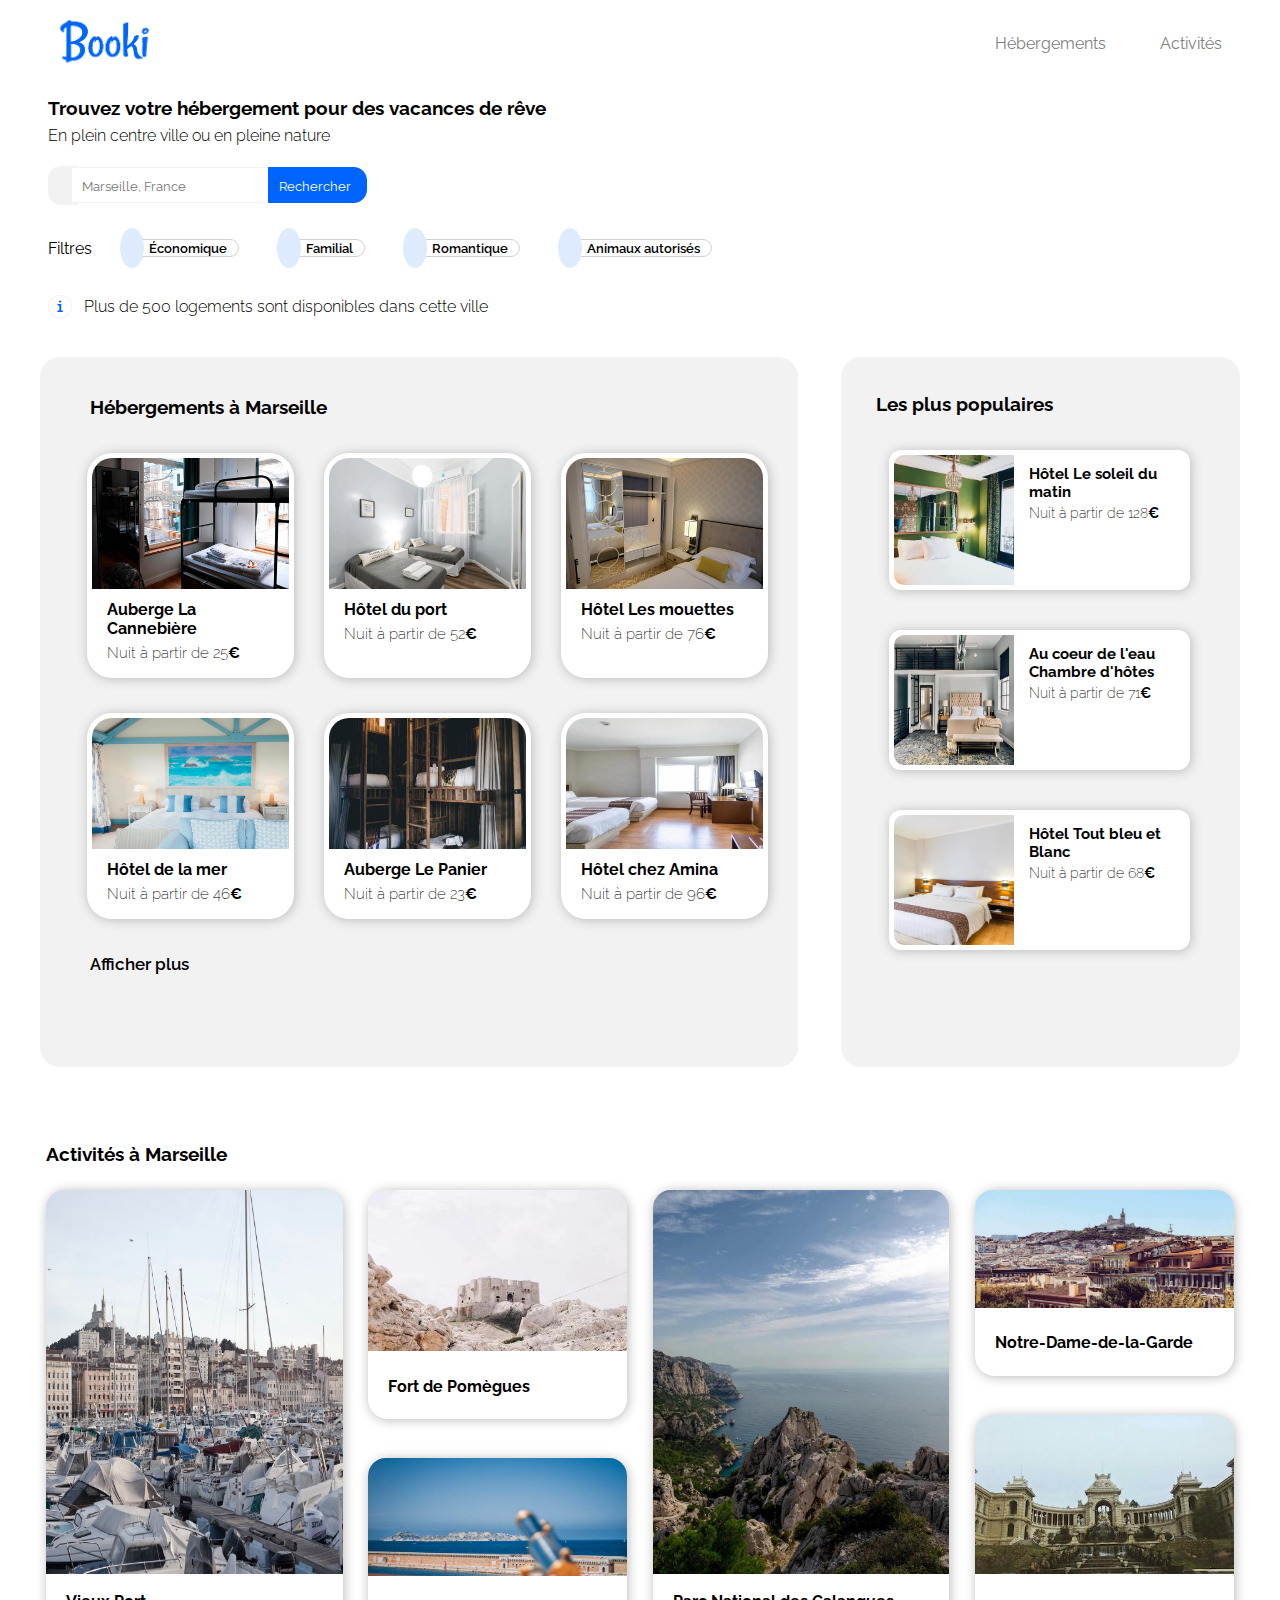
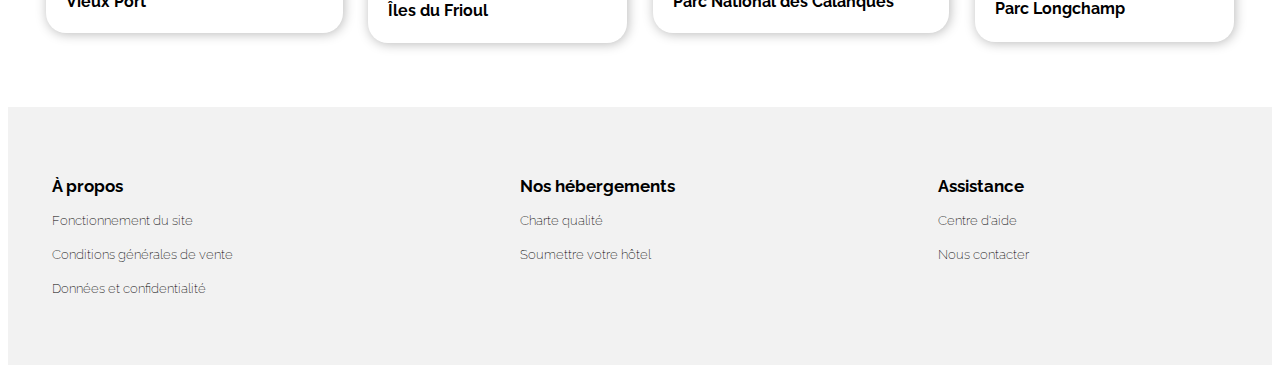
<file: index.html>
<!DOCTYPE html>
<html lang="fr">
<head>
    <meta charset="UTF-8">
    <meta http-equiv="X-UA-Compatible" content="IE=edge">
    <meta name="viewport" content="width=device-width, initial-scale=1.0">
    <!-- GOOGLE FONTS -->
    <link rel="preconnect" href="https://fonts.googleapis.com">
    <link rel="preconnect" href="https://fonts.gstatic.com" crossorigin>
    <link href="https://fonts.googleapis.com/css2?family=Raleway:wght@100;200;300;500;600&display=swap" rel="stylesheet">
    <!-- INCONSOLATA pour i de information -->
    <link href="https://fonts.googleapis.com/css2?family=Inconsolata:wght@500;600&display=swap" rel="stylesheet">
    <!-- SNIPPETS FONT AWESOME -->
    <link rel="stylesheet" href="https://pro.fontawesome.com/releases/v5.10.0/css/all.css" integrity="sha384-AYmEC3Yw5cVb3ZcuHtOA93w35dYTsvhLPVnYs9eStHfGJvOvKxVfELGroGkvsg+p" crossorigin="anonymous"/>
    <!-- CSS -->
    <link rel="stylesheet" href="css/style.css">
    <title>Booki</title>
</head>
<body>
    <!--** NAV **-->
    <nav>
        <div id="navbar">
            <div id="nav-logo">
                <img src="images/logo/booki-logo.png" alt="Logo Booki Bleu">
            </div>
            <div id="nav-links">
                <a href="#accomodations">Hébergements</a>
                <a href="#activities">Activités</a>
            </div>
        </div>
    </nav>
    <!--** FIN DE NAV**-->
    <!--** HEADER **-->
    <header>
        <!-- HEADER FORM -->
        <div id="header-one">
            <h3>Trouvez votre hébergement pour des vacances de rêve</h3>
            <h4>En plein centre ville ou en pleine nature</h4>
        </div>
        <div id="header-form">
            <form action="#" method="post">
                <a href="#"><i class="fas fa-map-marker-alt"></i></a>
                <input type="text" name="city" maxlength="45" placeholder="Marseille, France">
                <button id="button-desktop" type="submit">Rechercher</button>
                <button id="button-mobile" type="submit"><i class="fas fa-search"></i></button>
            </form>
        </div>
        <!--  FILTERS  -->
        <div id="header-filters">
            <p>Filtres</p>
            <button id="btn-one" type="button"> <i class="fas fa-money-bill-wave"></i> Économique</button>
            <button id="btn-two" type="submit"><i class="fas fa-child"></i> Familial</button>
            <button id="btn-three" type="submit"><i class="fas fa-heart"></i> Romantique</button>
            <button id="btn-four" type="submit"><i class="fas fa-dog"></i> Animaux autorisés</button>
        </div>
        <div id="header-info">
            <div id="info">
                <span id="info-circle">i</span>
            </div>
            <div id="info-text">
                <p>Plus de 500 logements sont disponibles dans cette ville</p>
            </div>
        </div>
        </header>
        <!--** FIN DE HEADER **-->
        <!--** DEBUT DE SECTION 1 : ACCOMODATIONS + MOSTPOPULAR  **-->
        <section id="accomodations-top">
                <div id="accomodations">
                    <h3>Hébergements à Marseille</h3>
                    <div id="accomodations-cards">
                        <article id="card-one">
                            <a href="#">
                                <img class="img-desktop-top" src="images/hebergements/accomodations/1.jpg" alt="Auberge la cannebière" title="Auberge la cannebière">
                                <img class="img-mobile-top" src="images/hebergements/accomodations-mobile/1.jpg" alt="Auberge la cannebière" title="Auberge la cannebière">
                                <div class="info-cards">
                                    <h4>Auberge La Cannebière</h4>
                                    <p>Nuit à partir de 25<span>€</span></p>
                                    <i class="fas fa-star"></i> <!-- mettre une class blue sur tout les i et changer le CSS -->
                                    <i class="fas fa-star"></i>
                                    <i class="fas fa-star"></i>
                                    <i class="fas fa-star"></i>
                                    <i class="fas fa-star greyy"></i>
                                </div>
                            </a>
                        </article>
                        <article id="card-two">
                            <a href="#">
                                <img class="img-desktop-top" src="images/hebergements/accomodations/2.jpg" alt="Hôtel du port" title="Hôtel du port">
                                <img class="img-mobile-top" src="images/hebergements/accomodations-mobile/2.jpg" alt="Hôtel du port" title="Hôtel du port">
                                <div class="info-cards">
                                    <h4>Hôtel du port</h4>
                                    <p>Nuit à partir de 52<span>€</span></p>
                                    <i class="fas fa-star"></i>
                                    <i class="fas fa-star"></i>
                                    <i class="fas fa-star"></i>
                                    <i class="fas fa-star"></i>
                                    <i class="fas fa-star"></i>
                                </div>
                            </a>
                        </article>
                        <article id="card-three">
                            <a href="#">
                                <img class="img-desktop-top" src="images/hebergements/accomodations/3.jpg" alt="Hôtel Les mouettes" title="Hôtel Les mouettes">
                                <img class="img-mobile-top" src="images/hebergements/accomodations-mobile/3.jpg" alt="Hôtel Les mouettes" title="Hôtel Les mouettes">
                                <div class="info-cards">
                                    <h4>Hôtel Les mouettes</h4>
                                    <p>Nuit à partir de 76<span>€</span></p>
                                    <i class="fas fa-star"></i>
                                    <i class="fas fa-star"></i>
                                    <i class="fas fa-star"></i>
                                    <i class="fas fa-star"></i>
                                    <i class="fas fa-star" class="greyy"></i>
                                </div>
                            </a>
                        </article>
                        <article id="card-four">
                            <a href="#">
                                <img class="img-desktop-top" src="images/hebergements/accomodations/4.jpg" alt="Hôtel de la mer" title="Hôtel de la mer">
                                <img class="img-mobile-top" src="images/hebergements/accomodations-mobile/4.jpg" alt="Hôtel de la mer" title="Hôtel de la mer">
                                <div class="info-cards">
                                    <h4>Hôtel de la mer</h4>
                                    <p>Nuit à partir de 46<span>€</span></p>
                                    <i class="fas fa-star"></i>
                                    <i class="fas fa-star"></i>
                                    <i class="fas fa-star"></i>
                                    <i class="fas fa-star" class="greyy"></i>
                                    <i class="fas fa-star" class="greyy"></i>
                                </div>
                            </a>
                        </article>
                        <article id="card-five">
                            <a href="#">
                                <img class="img-desktop-top" src="images/hebergements/accomodations/5.jpg" alt="Auberge le panier" title="Auberge le panier">
                                <img class="img-mobile-top" src="images/hebergements/accomodations-mobile/5.jpg" alt="Auberge le panier" title="Auberge le panier">
                                <div class="info-cards">
                                    <h4>Auberge Le Panier</h4>
                                    <p>Nuit à partir de 23<span>€</span></p>
                                    <i class="fas fa-star"></i>
                                    <i class="fas fa-star"></i>
                                    <i class="fas fa-star"></i>
                                    <i class="fas fa-star"></i>
                                    <i class="fas fa-star" class="greyy"></i>
                                </div>
                            </a>
                        </article>
                        <article id="card-six">
                            <a href="#">
                                <img class="img-desktop-top" src="images/hebergements/accomodations/6.jpg" alt="Hôtel chez Amina" title="Hôtel chez Amina">
                                <img class="img-mobile-top" src="images/hebergements/accomodations-mobile/6.jpg" alt="Hôtel chez Amina" title="Hôtel chez Amina">
                                <div class="info-cards">
                                    <h4>Hôtel chez Amina</h4>
                                    <p>Nuit à partir de 96<span>€</span></p>
                                    <i class="fas fa-star"></i>
                                    <i class="fas fa-star"></i>
                                    <i class="fas fa-star"></i>
                                    <i class="fas fa-star"></i>
                                    <i class="fas fa-star"></i>
                                </div>
                            </a>
                        </article>
                    </div> <!-- Fermeture * Accomodations-cards * -->
                    <div id="view-more">
                        <a href="#">Afficher plus</a>
                    </div>
                </div> <!-- Fermeture de Accomodations -->
                <!-- ! FIN DE ACCOMODATIONS -->
                <div id="mostpopular">
                    <div id="most-title">
                        <h3>Les plus populaires</h3>
                        <i class="fas fa-chart-line"></i>
                    </div>
                    <div id="mostpopular-cards">
                        <article id="card-seven">
                            <a href="#">
                                <img src="images/hebergements/mostpopular/7.jpg" alt="Hôtel le soleil du matin">
                            </a>
                            <div class="most-infos">
                                <h4>Hôtel Le soleil du <br> matin</h4>
                                <p>Nuit à partir de 128<span>€</span></p>
                                <i class="fas fa-star"></i>
                                <i class="fas fa-star"></i>
                                <i class="fas fa-star"></i>
                                <i class="fas fa-star"></i>
                                <i class="fas fa-star"></i>
                            </div>
                        </article>
                        <article id="card-eight">
                            <a href="#">
                                <img src="images/hebergements/mostpopular/8.jpg" alt="Chambres d'hôtes au coeur de l'eau">
                            </a>
                            <div class="most-infos">
                                <h4>Au coeur de l'eau <br> Chambre d'hôtes</h4>
                                <p>Nuit à partir de 71<span>€</span></p>
                                <i class="fas fa-star"></i>
                                <i class="fas fa-star"></i>
                                <i class="fas fa-star"></i>
                                <i class="fas fa-star"></i>
                                <i class="fas fa-star" class="greyy"></i>
                            </div>
                        </article>
                        <article id="card-nine">
                            <a href="#">
                                <img src="images/hebergements/mostpopular/9.jpg" alt="Hôtel tout bleu et blanc">
                            </a>
                            <div class="most-infos">
                                <h4>Hôtel Tout bleu et <br>Blanc</h4>
                                <p>Nuit à partir de 68<span>€</span></p>
                                <i class="fas fa-star"></i>
                                <i class="fas fa-star"></i>
                                <i class="fas fa-star"></i>
                                <i class="fas fa-star"></i>
                                <i class="fas fa-star" class="greyy"></i>
                            </div>
                        </article>
                    </div> <!-- Fermeture de mostpopular-cards -->
                </div> <!-- Fermeture de mostpopular -->
            <!-- ! FIN DE MOSTPOPULAR (toujours dans SECTION) -->
        </section>
        <!-- ! DÉBUT DE ACTIVITIES -->
        <section id="activities">
                <h3>Activités à Marseille</h3>
                <div id="activities-cards">
                    <article id="activity-one"> <!-- ! ONE ! -->
                        <a href="#">
                            <img class="img-desktop2" src="images/activites/activities-desktop/1.jpg" alt="Vieux port marseille" title="Vieux port marseille">
                            <img class="img-mobile2" src="images/activites/activities-mobile/1.jpg" alt="Vieux port marseille" title="Vieux port marseille">
                            <h4>Vieux Port</h4>
                        </a>
                    </article>
                    <article id="activity-two"> <!-- ! TWO ! -->
                        <div class="activity-top"> <!-- activity-big / -small / -middle -->
                            <a href="#">
                                <img class="img-desktop2" src="images/activites/activities-desktop/2.jpg" alt="Fort de Pomègues" title="Fort de Pomègues">
                                <img class="img-mobile2" src="images/activites/activities-mobile/2.jpg" alt="Fort de Pomègues" title="Fort de Pomègues">
                                <h4>Fort de Pomègues</h4>
                            </a>
                        </div>
                        <div class="activity-bottom">
                            <a href="#">
                                <img class="img-desktop2" src="images/activites/activities-desktop/3.jpg" alt="Îles du Frioul" title="Îles du Frioul">
                                <img class="img-mobile2" src="images/activites/activities-mobile/3.jpg" alt="Îles du Frioul" title="Îles du Frioul">
                                <h4>Îles du Frioul</h4>
                            </a>
                        </div>
                    </article>
                    <article id="activity-three">  <!-- ! THREE ! -->
                        <a href="#">
                            <img class="img-desktop2" src="images/activites/activities-desktop/4.jpg" alt="Parc national des calanques" title="Parc national des calanques">
                            <img class="img-mobile2" src="images/activites/activities-mobile/4.jpg" alt="Parc national des calanques" title="Parc national des calanques">
                            <h4>Parc National des Calanques</h4>
                        </a>
                    </article>
                    <article id="activity-four">  <!-- ! FOUR ! -->
                        <div class="activity-top">
                            <a href="#">
                                <img class="img-desktop2" src="images/activites/activities-desktop/5.jpg" alt="Notre-dame-de-la-garde" title="Notre-dame-de-la-garde">
                                <img class="img-mobile2" src="images/activites/activities-mobile/5.jpg" alt="Notre-dame-de-la-garde" title="Notre-dame-de-la-garde">
                                <h4>Notre-Dame-de-la-Garde</h4>
                            </a>
                        </div>
                        <div class="activity-bottom">
                            <a href="#">
                                <img class="img-desktop2" src="images/activites/activities-desktop/6.jpg" alt="Parc Longchamp" title="Parc Longchamp">
                                <img class="img-mobile2" src="images/activites/activities-mobile/6.jpg" alt="Parc Longchamp" title="Parc Longchamp">
                                <h4>Parc Longchamp</h4>
                            </a>
                        </div>
                    </article>
                </div> <!-- Fermeture de Activities-Cards -->
        </section>
<!-- !! FOOTER !! -->
        <footer>
            <div id="footer-all">
                <div id="about">
                    <h3>À propos</h3>
                        <a href="#">Fonctionnement du site</a><br>
                        <a href="#">Conditions générales de vente</a><br>
                        <a href="#">Données et confidentialité</a><br>
                </div>
                <div id="about-accomodations">
                    <h3>Nos hébergements</h3>
                    <a href="#">Charte qualité</a><br>
                    <a href="#">Soumettre votre hôtel</a><br>
                </div>
                <div id="about-help">
                    <h3>Assistance</h3>
                    <a href="#">Centre d'aide</a><br>
                    <a href="#">Nous contacter</a><br>
                </div>
            </div>
        </footer>































</body>
</html>
</file>
<file: css/style.css>
*{
    font-family: 'Raleway', sans-serif;
}
a{
    text-decoration: none;
    color: black;
}
/************** NAV **************/
#navbar {
    display:flex;
    justify-content: space-between;
    align-items: center;
}
#nav-logo img {
    padding-left: 30px;
    width: 140px;
}

#navbar a {
    color: grey;
    padding-top: 31px;
    margin-right: 50px;
}
#navbar a:hover {
    color: #0065FC;
    border-top: solid;
}
/************** HEADER TXT **************/
#header-one h3 {
    margin-left: 40px;
    margin-bottom: -14px;
}
#header-one h4 {
    margin-left: 40px;
    font-weight: 300;
}
/************** HEADER FORM **************/
#header-form {
    margin-left: 40px;
}
#header-form a {
    background-color: #F2F2F2;
    padding: 10px 15px 10px 15px;
    border-top-left-radius: 13px;
    border-bottom-left-radius: 13px;
}
#header-form input {
    padding: 10px 15px 8px 10px;
    border: 1px solid #F2F2F2;
    margin-left: -6px;
    border-left: hidden;
    border-right: hidden;
}
#header-form button {
    padding: 10px 15px 8px 10px;
    border-top-right-radius: 13px;
    border-bottom-right-radius: 13px;
    background-color: #0065FC;
    border: 1px solid #0065FC;
    color: white;
    margin-left: -5px;
}
@media (min-width: 768px) {
    #button-mobile {
    display: none;
    }
}
/************** FILTERS **************/
#header-filters p {
    margin-left: 40px;
    margin-right: 30px;
}
#header-filters {
    display: flex;
    align-items: center;
    margin-top: 20px;
    margin-bottom: 20px;
}
#header-filters button {
    padding: 0px 11px 0px 2px;
    border-radius: 20px;
    border: 1px solid #d1d0d0;
    background-color: #fff;
    margin-right: 40px;
    font-weight: 600;
}
#header-filters button:hover {
    background-color: #DEEBFF;
    color: #0065FC;
    border: none;
}
#header-filters i {
    background-color:#DEEBFF;
    color: #0065FC;
    border-radius: 100%;
    padding: 12px;
    position: relative;
    right: 5px;
}
/* INFO CIRCLE */
#header-info {
    display: flex;
    align-items:baseline;
    margin-top: -1%;
    margin-bottom: 2%;
    font-weight: 300;
}
#info-circle {
    font-family: 'Inconsolata', monospace;
    color: #0065FC;
    background-color: white;
    border: 1px solid #F2F2F2;
    padding: 2px 7px 2px 7px;
    border-radius: 50%;
    margin-right: 12px;
    margin-left: 40px;
}
/************** MAIN-TOP **************/
#accomodations-top {
    width: 100%;
    display:flex;
    justify-content: space-around;
}
/************** ACCOMODATIONS CARDS **************/
#accomodations { /** DIV 1 **/
    width: 60%;
    margin-left: 10px;
    background-color: #F2F2F2;
    border-radius: 20px;
}
#accomodations h3 {
    margin-left: 50px;
    padding-top: 20px;
    margin-bottom: 35px;
}
#accomodations-cards { /** DIV 2 **/
    display:flex;
    flex-wrap: wrap;
    margin-left: 47px;
    width: 100%;
}
/** CSS ALL CARDS ACCOMODATIONS INFOS **/
.info-cards {
    margin-left: 15px;
}
.info-cards p {
    margin-top: -15px;
    font-weight: 200;
    font-size: 15px;
    margin-bottom: 7px;
}
.info-cards i {
    font-size: 13px;
    color: #0065FC;
}

/** CARD 1 **/
#card-one {
    border: 3px solid #fff;
    background-color: #fff;
    padding: 2px 2px 6px 2px;
    border-radius: 25px;
    margin-bottom: 35px;
    box-shadow: 1px 1px 12px rgb(185, 185, 185);
    width: 26%;
    margin-right: 30px;
}
.img-desktop-top {
    width: 100%;
    border-top-left-radius: 20px;
    border-top-right-radius: 20px;
    margin-bottom: -15px;
}
@media (min-width: 768px) {
    .img-mobile-top {
    display: none;
    }
}
/** CARD 2 **/
#card-two {
    border: 3px solid #fff;
    background-color: #fff;
    padding: 2px 2px 6px 2px;
    border-radius: 25px;
    margin-bottom: 35px;
    box-shadow: 1px 1px 12px rgb(185, 185, 185);
    width: 26%;
    margin-right: 30px;
}
#card-two img {
    width: 100%;
    border-top-left-radius: 20px;
    border-top-right-radius: 20px;
    margin-bottom: -15px;
}
/** CARD 3 **/
#card-three {
    border: 3px solid #fff;
    background-color: #fff;
    padding: 2px 2px 6px 2px;
    border-radius: 25px;
    margin-bottom: 35px;
    box-shadow: 1px 1px 12px rgb(185, 185, 185);
    width: 26%;
}
#card-three img {
    width: 100%;
    border-top-left-radius: 20px;
    border-top-right-radius: 20px;
    margin-bottom: -15px;
}
/** CARD 4 **/
#card-four {
    border: 3px solid #fff;
    background-color: #fff;
    padding: 2px 2px 6px 2px;
    border-radius: 25px;
    margin-bottom: 35px;
    box-shadow: 1px 1px 12px rgb(185, 185, 185);
    width: 26%;
    margin-right: 30px;
}
#card-four img {
    width: 100%;
    border-top-left-radius: 20px;
    border-top-right-radius: 20px;
    margin-bottom: -15px;
}
/** CARD 5 **/
#card-five {
    border: 3px solid #fff;
    background-color: #fff;
    padding: 2px 2px 6px 2px;
    border-radius: 25px;
    margin-bottom: 35px;
    box-shadow: 1px 1px 12px rgb(185, 185, 185);
    width: 26%;
    margin-right: 30px;
}
#card-five img {
    width: 100%;
    border-top-left-radius: 20px;
    border-top-right-radius: 20px;
    margin-bottom: -15px;
}
/** CARD 6 **/
#card-six {
    border: 3px solid #fff;
    background-color: #fff;
    padding: 2px 2px 6px 2px;
    border-radius: 25px;
    margin-bottom: 35px;
    box-shadow: 1px 1px 12px rgb(185, 185, 185);
    width: 26%;
}
#card-six img {
    width: 100%;
    border-top-left-radius: 20px;
    border-top-right-radius: 20px;
    margin-bottom: -15px;
}
/** View More **/
#view-more {
    margin-left: 50px;
    font-weight: 600;
    font-size: 17px;
    padding-bottom: 30px;
}

/************** MOST POPULAR CARDS **************/
#mostpopular {
    width: 30%;
    background-color: #F2F2F2;
    border-radius: 20px;
    padding: 17px 0px 77px 20px;
    margin-right: 10px;
}
#most-title {
    display: flex;
    justify-content: space-between;
}
#most-title h3 {
    margin-left: 15px;
    margin-bottom: 35px;
}
#most-title i {
    margin-top: 22px;
    margin-right: 50px;
}
#mostpopular-cards {
    display: flex;
    flex-direction: column;
    flex-wrap: wrap;
    padding-right: 50px;
    margin-left: 18px;
}
.most-infos {
    padding-left: 15px;
}
.most-infos h4 {
    margin-bottom: -10px;
    margin-top: 10px;
    font-size: 15px;
}
.most-infos p {
    font-size: 14px;
    font-weight: 200;
    padding-bottom: 20px;
}
.most-infos i {
    font-size: 13px;
    color: #0065FC;
}
/** CARD 7 **/
#card-seven {
    display:flex;
    margin-left: 10px;
    background-color: #fff;
    margin-bottom: 40px;
    border-radius: 12px;
    padding: 5px 0px 1px 5px;
    box-shadow: 1px 1px 12px rgb(185, 185, 185);
}
#card-seven img {
    width: 120px;
    height: 130px;
    border-top-left-radius: 10px;
    border-bottom-left-radius: 10px;
}
/** CARD 8 **/
#card-eight {
    display:flex;
    margin-left: 10px;
    background-color: #fff;
    margin-bottom: 40px;
    border-radius: 12px;
    padding: 5px 0px 1px 5px;
    box-shadow: 1px 1px 12px rgb(185, 185, 185);
}
#card-eight img {
    width: 120px;
    height: 130px;
    border-top-left-radius: 10px;
    border-bottom-left-radius: 10px;
}

/** CARD 9 **/
#card-nine {
    display:flex;
    margin-left: 10px;
    background-color: #fff;
    margin-bottom: 40px;
    border-radius: 12px;
    padding: 5px 0px 1px 5px;
    box-shadow: 1px 1px 12px rgb(185, 185, 185);
}
#card-nine img {
    width: 120px;
    height: 130px;
    border-top-left-radius: 10px;
    border-bottom-left-radius: 10px;
}
/** SPAN STARS & € **/
.greyy {
    color:#F2F2F2 !important;
}
span {
    font-weight: bold;
}

/************** ACTIVITIES CARDS PIC **************/

/** ACTIVITY CARDS **/
#activities {
    width: 100%;
    margin-bottom: 5%;
}
#activities-cards {
    width: 100%;
    display: flex;
}
#activities h3 {
    margin-left: 3%;
    margin-top: 6%;
    margin-bottom: 2%;
}
@media (min-width: 768px) {
    .img-mobile2 {
    display: none;
    }
}
/** Activity 1 **/
#activity-one {
    width: 80%;
    height: 100%;
    margin-left: 3%;
    margin-right: 2%;
    border-radius: 20px;
    box-shadow: 1px 1px 12px rgb(185, 185, 185);
}
#activity-one img {
    width: 100%;
    border-top-left-radius: 18px;
    border-top-right-radius: 18px;
    margin-bottom: -7px;
}
#activity-one h4 {
    margin-left: 20px;
}
/** Activity 2 **/
#activity-two {
    width: 70%;
    height: 100%;
    margin-right: 2%;
}
.activity-top {
    border-top-left-radius: 18px;
    border-top-right-radius: 18px;
    border-radius: 20px;
    box-shadow: 1px 1px 12px rgb(185, 185, 185);
    padding-bottom: 2px;
    margin-bottom: 15%;
}
.activity-top h4 {
    margin-left: 20px;
}
.activity-bottom {
    border-radius: 20px;
    box-shadow: 1px 1px 12px rgb(185, 185, 185);
    padding-bottom: 2px;
}
.activity-bottom h4 {
    margin-left: 20px;
}
#activity-two img {
    width: 100%;
    border-top-left-radius: 18px;
    border-top-right-radius: 18px;
}
/** Activity 3 **/
#activity-three {
    width: 80%;
    height: 100%;
    border-radius: 20px;
    margin-right: 2%;
    box-shadow: 1px 1px 12px rgb(185, 185, 185);
}
#activity-three img {
    width: 100%;
    border-top-left-radius: 18px;
    border-top-right-radius: 18px;
    margin-bottom: -7px;
}
#activity-three h4 {
    margin-left: 20px;
}
/** Activity 4 **/
#activity-four {
    width: 70%;
    height: 100%;
    margin-right: 3%;
}
#activity-four img {
    width: 100%;
    border-top-left-radius: 18px;
    border-top-right-radius: 18px;
}
/************** ACTIVITIES CARDS PIC **************/
#footer-all {
    display: flex;
    justify-content: space-around;
    background-color: #F2F2F2;
    padding: 52px 0px 50px 0px;
}
#footer-all h3 {
    font-size: 17px;
}
#footer-all a {
    margin-right: 200px;
    font-size: 13px;
    font-weight: 200;
    display: flex;
}

/**************** FOOTER **************/
ul {
    list-style-type: none;
}





/*  --------------------------------------------------------------------------------------*/









/* ? RESPONSIVE DESIGN TABLETTES ?  */

@media (min-width: 768px) and (max-width: 992px) {
    #nav-logo {
        margin-right: 2%;
        width: 100%;
        text-align: center;
    }
    #nav-logo img {
        width: 230px;
    }
    #nav-links {
        width: 100%;
        margin-top: 30px;
        display: flex;
        font-size: 18px;
        justify-content: space-around;
        margin-left: 30px;
    }
    #navbar {
        display: flex;
        align-items: center;
        flex-wrap: wrap;
    }
    #navbar a {
        color: white;
        border: solid 3px #0065FC;
        padding: 6px 20px 6px 20px;
        background-color: #0065FC;
    }
    #navbar a:hover {
        background-color: #DEEBFF;
        text-align: center;
    }
    /* Header responsive */
    header {
        width: 100%;
    }
    #header-one {
        width: 100%;
    }
    #header-one h3 {
        width: 100%;
        margin-left: 5px;
        text-align: center;
        margin-top: 30px;
    }
    #header-one h4 {
        width: 100%;
        margin-left: 10px;
        font-weight: 300;
        text-align: center;
        margin-bottom: 30px;
    }
    #header-form {
        margin-left: 25px;
        text-align: center;
        width: 100%;
    }
    #header-form  a {
        padding: 19px 20px 18px 20px;
    }
    #header-form input {
        padding: 20px 10px 18px 20px;
    }
    #header-form button {
        padding: 20px 18px 18px 20px;
    }
    #header-filters {
        display: flex;
        justify-content: center;
        align-items: center;
        margin-top: 30px;
        width: 100%;
    }
    #header-filters p {
        margin-left: 20px;
        margin-right: 30px;
    }
    #header-filters button {
        padding: 0px 11px 0px 2px;
        border-radius: 20px;
        border: 1px solid lightgrey;
        font-weight: 600;
        background-color: #FFFFFF;
        color: black;
        margin-right: 15px;
    }
    #header-filters button:hover {
        border: solid 2px #DEEBFF;
        color: black;
    }
    #header-filters i {
        background-color: #DEEBFF;
        color: #0065FC;
        border-radius: 100%;
        padding: 13px;
        position: relative;
        right: 4px;
    }
    #header-info {
        display: flex;
        margin-left: 2.5%;
        align-items: baseline;
        font-weight: 300;
        margin-top: -1%;
    }
    #accomodations-top {
        width: 100%;
        display: block;
    }
    #accomodations {
        background-color: #f2f2f2;
        border-radius: 20px;
        margin-left:  4%;
        width: 90%;
    }
    #accomodations h3 {
        margin-left: 38px;
        padding-top: 32px;
        margin-bottom: 35px;
    }
    /* Most popular */
    #mostpopular {
        background-color: #f2f2f2;
        border-radius: 20px;
        padding: 17px 0px 77px 20px;
        margin-left: 4%;
        margin-top: 30px;
        width: 88%;
    }
    /* Activities */
    #activities {
        width: 100%;
        margin-bottom: 5%;
    }
    #activities-title {
        margin-left:  5%;
        margin-top: 6%;
        margin-bottom: 2%;
    }
    #activity-one {
        width: 125%;
    }
    #activity-two {
        width: 100%;
    }
    .activity-two-top {
        padding-bottom: 1%;
    }
    #activity-three {
        width: 118%;
    }
    #activity-four {
        width: 92.5%;
    }
    /* Footer */
    #footer-all {
        display: flex;
        background-color: #F2F2F2;
        padding: 52px 17px 50px 0px;
    }
    #footer-all a {
        margin-right: 0;
    }
}
/* !------- RESPONSIVE DESIGN MOBILE -------! */
@media (max-width: 767px) {
    #navbar {
        display: block;
    }
    #nav-logo {
        width: 100%;
        text-align: center;
        display: flex;
        justify-content: center;
    }
    #nav-logo img {
        width: 36%;
        margin-right: 4%;
        margin-top: 7%;
        margin-bottom: -3%;
    }
    #nav-links {
        width: 100%;
        margin-top: 30px;
        display: flex;
        justify-content: space-around;
    }
    #navbar a {
        font-size: 20px;
        text-align: center;
        width:50%;
        padding-bottom: 35px;
        border-top: none;
        border-bottom: 3px solid #F2F2F2;
        margin-right: 0;
    }
    #navbar a:first-child:hover {
        border-bottom: 3px solid blue;
    }
    #navbar a:last-child:hover {
        border-bottom: 3px solid blue;
    }
    #navbar a:hover {
        border-top: none;
        padding-bottom: 35px;
    }
    /* Header */
    #header-one h3 {
        margin-left: 6%;
        font-size: 23px;
    }
    #header-one h4 {
        margin-left: 6%;
        font-size: 16px;
    }
    #header-form {
        width: 60%;
        margin-left: 6%;
    }
    #header-form a {
        padding: 12px 12px 12px 12px;
    }
    #header-form i:nth-child(1) {
        font-size: 13px;
    }
    #header-form input {
        padding: 12px 12px 12px 12px;
        margin-left: -4px;
        margin-right: -29px;
    }
    #button-desktop {
        display: none;
    }
    #button-mobile {
        padding: 12px 12px 12px 12px;
        border-top-right-radius: 13px;
        border-top-left-radius: 13px;
        border-bottom-left-radius: 13px;
        border-bottom-right-radius: 13px;
        background-color: #0065FC;
        border: 1px solid #0065FC;
        color: white;
    }
    /* Header Filters */
    #header-filters {
        display: inline-block;
        margin-top: 6px;
        margin-left: 7%;
    }
    #btn-one {
        margin-bottom: 2%;
        margin-right: 2%;
    }
    #btn-two {
        margin-bottom: 2%;
    }
    #btn-three {
        margin-bottom: 2%;
    }
    #btn-four {
        margin-bottom: 2%;
        display:block;
    }
    #header-filters p {
        font-weight: 600;
        margin-left: 0;
    }
    /* INFO HEADER */
    #header-info {
        display: flex;
        align-items: baseline;
        font-weight: 300;
    }
    /* SECTION 1 : Accomodations */
    #accomodations-top {
        flex-direction: column-reverse;
    }
    #accomodations {
        width: 100%;
        margin-left: 0;
        background-color: #fff;
        border-radius: 0px;
    }
    #accomodations-cards {
        width: 100%;
        margin-left: 0;
    }
    #accomodations h3 {
        margin-left: 2%;
        font-size: 22px;
    }
    #card-one {
        width: 94%;
        margin-left: 5.5%;
    }
    .img-mobile-top {
        width: 100%;
        border-top-left-radius: 20px;
        border-top-right-radius: 20px;
        margin-bottom: -15px;
    }
    .img-desktop-top {
        display: none;
    }
    #card-two {
        width: 94%;
        margin-left: 5.5%;
    }
    #card-three {
        width: 94%;
        margin-left: 6%;
        margin-right: 30px;
    }
    #card-four {
        width: 94%;
        margin-left: 5.5%;
    }
    #card-five {
        width: 94%;
        margin-left: 5.5%;
    }
    #card-six {
        width: 94%;
        margin-left: 5.5%;
        margin-right: 30px;
    }
    #view-more {
        margin-left: 4%;
        font-size: 20px;
    }
    /* SECTION 1 : Mostpopular */
    #most-title h3 {
        margin-left: 5%;
        font-size: 20px;
    }
    #most-title i {
        margin-right: 11%;
        font-size: 23px;
    }
    #mostpopular {
        display: block;
        border-radius: 0px;
        margin-right: 0px;
        width: 95.5%;
        padding-bottom: 1px;
    }
    #mostpopular-cards {
        margin-left: 2%;
        margin-right:11%;
        flex-wrap: nowrap;
        padding-right: 0px;
    }
    /* SECTION 2 : Activities */
    #activities h3 {
        font-size: 21px;
        margin-bottom: 8%;
    }
    #activities-cards {
        width: 100%;
        display: block;
    }
    #activity-one {
        width: 90%;
        margin-left: 5%;
        margin-bottom: 8%;
        padding-bottom: 1px;
    }
    @media (max-width: 768px) {
        .img-desktop2 {
        display: none;
        }
    }
    #activity-two {
        width: 90%;
        margin-left: 5%;
    }
    .activity-top {
        margin-bottom: 8%;
        padding-bottom: 0;
    }
    .activity-top h4 {
        padding-bottom: 7%;
    }
    .activity-bottom {
        margin-bottom: 8%;
        padding-bottom: 0;
    }
    .activity-bottom h4 {
        padding-bottom: 7%;
    }
    #activity-three {
        width: 90%;
        margin-left: 5%;
    }
    #activity-three h4 {
        padding-bottom: 7%;
    }
    #activity-four {
        width: 90%;
        margin-left: 5%;
        margin-bottom: 16%;
    }
    /* Footer */
    #footer-all {
        padding: 16px 0px 24px 0px;
        display: block;
    }
    #footer-all h3 {
        font-size: 20px;
    }
    #footer-all a {
        font-size: 17px;
    }
    #about {
        margin-left: 8%;
    }
    #about-accomodations {
        margin-left: 8%;
    }
    #about-help {
        margin-left: 8%;
        margin-bottom: 10%;
    }
}
</file>
